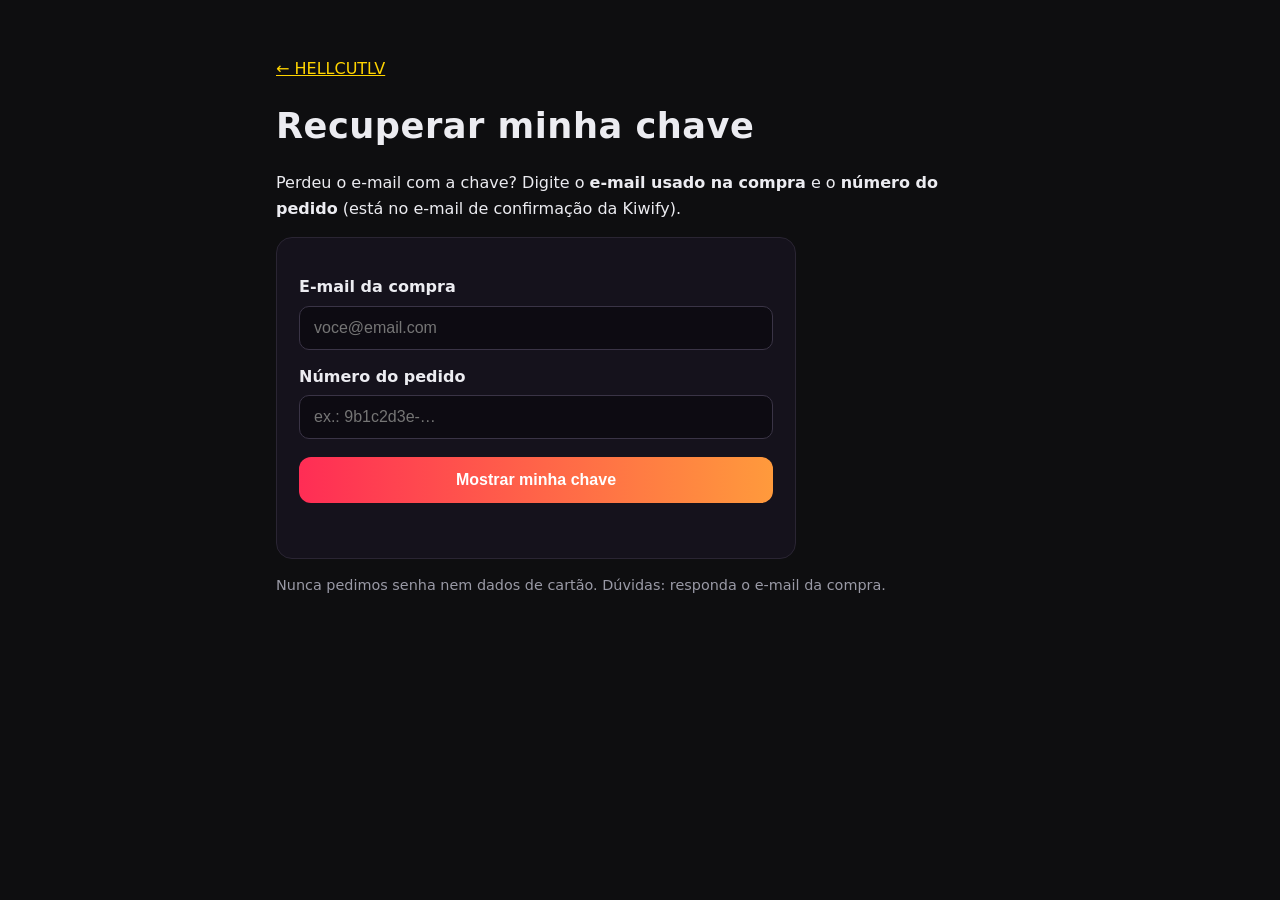
<file: chave.html>
<!doctype html>
<html lang="pt-BR">
<head>
<meta charset="utf-8">
<meta name="viewport" content="width=device-width, initial-scale=1">
<title>Recuperar minha chave — HELLCUTLV</title>
<meta name="robots" content="noindex">
<link rel="stylesheet" href="estilo.css">
<style>
  .card { background: #15121c; border: 1px solid #2a2533; border-radius: 16px; padding: 22px; max-width: 520px; }
  .card label { display: block; font-weight: 600; margin: 14px 0 6px; }
  .card input { width: 100%; box-sizing: border-box; padding: 12px 14px; border-radius: 10px; border: 1px solid #3a3446;
    background: #0d0b12; color: #f2f2f5; font-size: 16px; }
  .card button { margin-top: 18px; width: 100%; padding: 14px; border: 0; border-radius: 12px; font-weight: 700;
    font-size: 16px; color: #fff; cursor: pointer; background: linear-gradient(90deg, #ff2d55, #ff9a3c); }
  .card button:disabled { opacity: .6; cursor: wait; }
  #chave { display: none; margin-top: 18px; background: #1b1822; border: 1px solid #ff8a3d; border-radius: 12px;
    padding: 14px; font-family: Consolas, monospace; font-size: 13px; word-break: break-all; }
  #msg { margin-top: 14px; min-height: 1.2em; }
  .erro { color: #ff6b6b; } .ok { color: #7ee2a8; }
</style>
</head>
<body>
<main>
  <p><a href="index.html">← HELLCUTLV</a></p>
  <h1>Recuperar minha chave</h1>
  <p>Perdeu o e-mail com a chave? Digite o <strong>e-mail usado na compra</strong> e o <strong>número do pedido</strong>
    (está no e-mail de confirmação da Kiwify).</p>
  <form class="card" id="form">
    <label for="email">E-mail da compra</label>
    <input id="email" type="email" required autocomplete="email" placeholder="voce@email.com">
    <label for="pedido">Número do pedido</label>
    <input id="pedido" type="text" required minlength="6" placeholder="ex.: 9b1c2d3e-…">
    <button id="btn" type="submit">Mostrar minha chave</button>
    <div id="msg"></div>
    <div id="chave"></div>
  </form>
  <p class="small">Nunca pedimos senha nem dados de cartão. Dúvidas: responda o e-mail da compra.</p>
</main>
<script>
  // O pedido vai para o balcão do HELLCUTLV na nuvem (que guarda as chaves). Só devolve a chave com e-mail + pedido certos.
  const APIS = ["https://hellcutlv-balcao.julionunesdev.workers.dev/public/minha-chave"];
  async function ask(body) {
    let last;
    for (const url of APIS) {
      try {
        const r = await fetch(url, { method: "POST", headers: { "Content-Type": "application/json" }, body });
        if (r.status >= 500) { last = new Error("Failed to fetch"); continue; }   // servidor com problema: tenta o outro
        return r;
      } catch (e) { last = e; }
    }
    throw last;
  }
  const f = document.getElementById("form"), msg = document.getElementById("msg"),
        box = document.getElementById("chave"), btn = document.getElementById("btn");
  f.addEventListener("submit", async (e) => {
    e.preventDefault();
    btn.disabled = true; msg.textContent = "Procurando…"; msg.className = ""; box.style.display = "none";
    try {
      const r = await ask(JSON.stringify({ email: document.getElementById("email").value.trim(),
                                           pedido: document.getElementById("pedido").value.trim() }));
      const d = await r.json().catch(() => ({}));
      if (!r.ok) throw new Error(d.detail || "Não deu certo agora. Tente de novo em alguns minutos.");
      msg.textContent = "Oi, " + d.nome.split(" ")[0] + "! Esta é a sua chave (copie e cole no programa):";
      msg.className = "ok"; box.textContent = d.chave; box.style.display = "block";
    } catch (err) {
      msg.textContent = err.message === "Failed to fetch"
        ? "O servidor está em manutenção agora. Tente de novo em alguns minutos." : err.message;
      msg.className = "erro";
    } finally { btn.disabled = false; }
  });
</script>
</body>
</html>
</file>
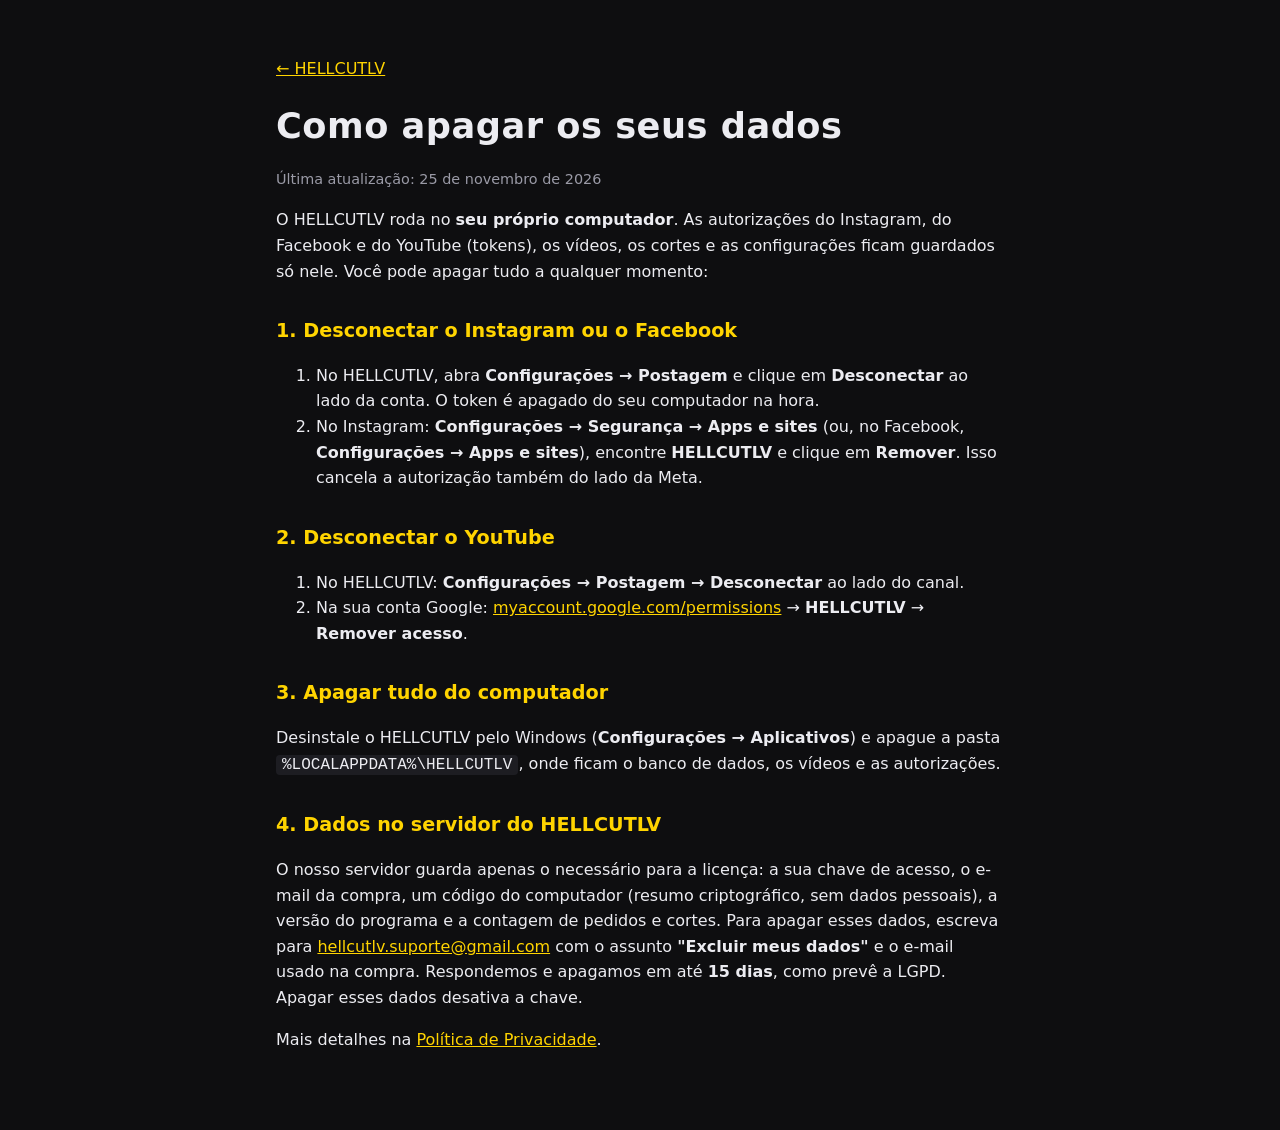
<file: exclusao.html>
<!doctype html>
<html lang="pt-BR">
<head>
<meta charset="utf-8">
<meta name="viewport" content="width=device-width, initial-scale=1">
<title>Exclusão de dados — HELLCUTLV</title>
<link rel="stylesheet" href="estilo.css">
</head>
<body>
<main>
  <p><a href="index.html">← HELLCUTLV</a></p>
  <h1>Como apagar os seus dados</h1>
  <p class="small">Última atualização: 25 de novembro de 2026</p>

  <p>O HELLCUTLV roda no <strong>seu próprio computador</strong>. As autorizações do Instagram, do Facebook e do YouTube
    (tokens), os vídeos, os cortes e as configurações ficam guardados só nele. Você pode apagar tudo a qualquer momento:</p>

  <h2>1. Desconectar o Instagram ou o Facebook</h2>
  <ol>
    <li>No HELLCUTLV, abra <strong>Configurações → Postagem</strong> e clique em <strong>Desconectar</strong> ao lado da
      conta. O token é apagado do seu computador na hora.</li>
    <li>No Instagram: <strong>Configurações → Segurança → Apps e sites</strong> (ou, no Facebook,
      <strong>Configurações → Apps e sites</strong>), encontre <strong>HELLCUTLV</strong> e clique em
      <strong>Remover</strong>. Isso cancela a autorização também do lado da Meta.</li>
  </ol>

  <h2>2. Desconectar o YouTube</h2>
  <ol>
    <li>No HELLCUTLV: <strong>Configurações → Postagem → Desconectar</strong> ao lado do canal.</li>
    <li>Na sua conta Google: <a href="https://myaccount.google.com/permissions">myaccount.google.com/permissions</a> →
      <strong>HELLCUTLV</strong> → <strong>Remover acesso</strong>.</li>
  </ol>

  <h2>3. Apagar tudo do computador</h2>
  <p>Desinstale o HELLCUTLV pelo Windows (<strong>Configurações → Aplicativos</strong>) e apague a pasta
    <code>%LOCALAPPDATA%\HELLCUTLV</code>, onde ficam o banco de dados, os vídeos e as autorizações.</p>

  <h2>4. Dados no servidor do HELLCUTLV</h2>
  <p>O nosso servidor guarda apenas o necessário para a licença: a sua chave de acesso, o e-mail da compra, um código do
    computador (resumo criptográfico, sem dados pessoais), a versão do programa e a contagem de pedidos e cortes. Para
    apagar esses dados, escreva para <a href="mailto:hellcutlv.suporte@gmail.com">hellcutlv.suporte@gmail.com</a> com o
    assunto <strong>"Excluir meus dados"</strong> e o e-mail usado na compra. Respondemos e apagamos em até
    <strong>15 dias</strong>, como prevê a LGPD. Apagar esses dados desativa a chave.</p>

  <p>Mais detalhes na <a href="privacidade.html">Política de Privacidade</a>.</p>
</main>
</body>
</html>
</file>
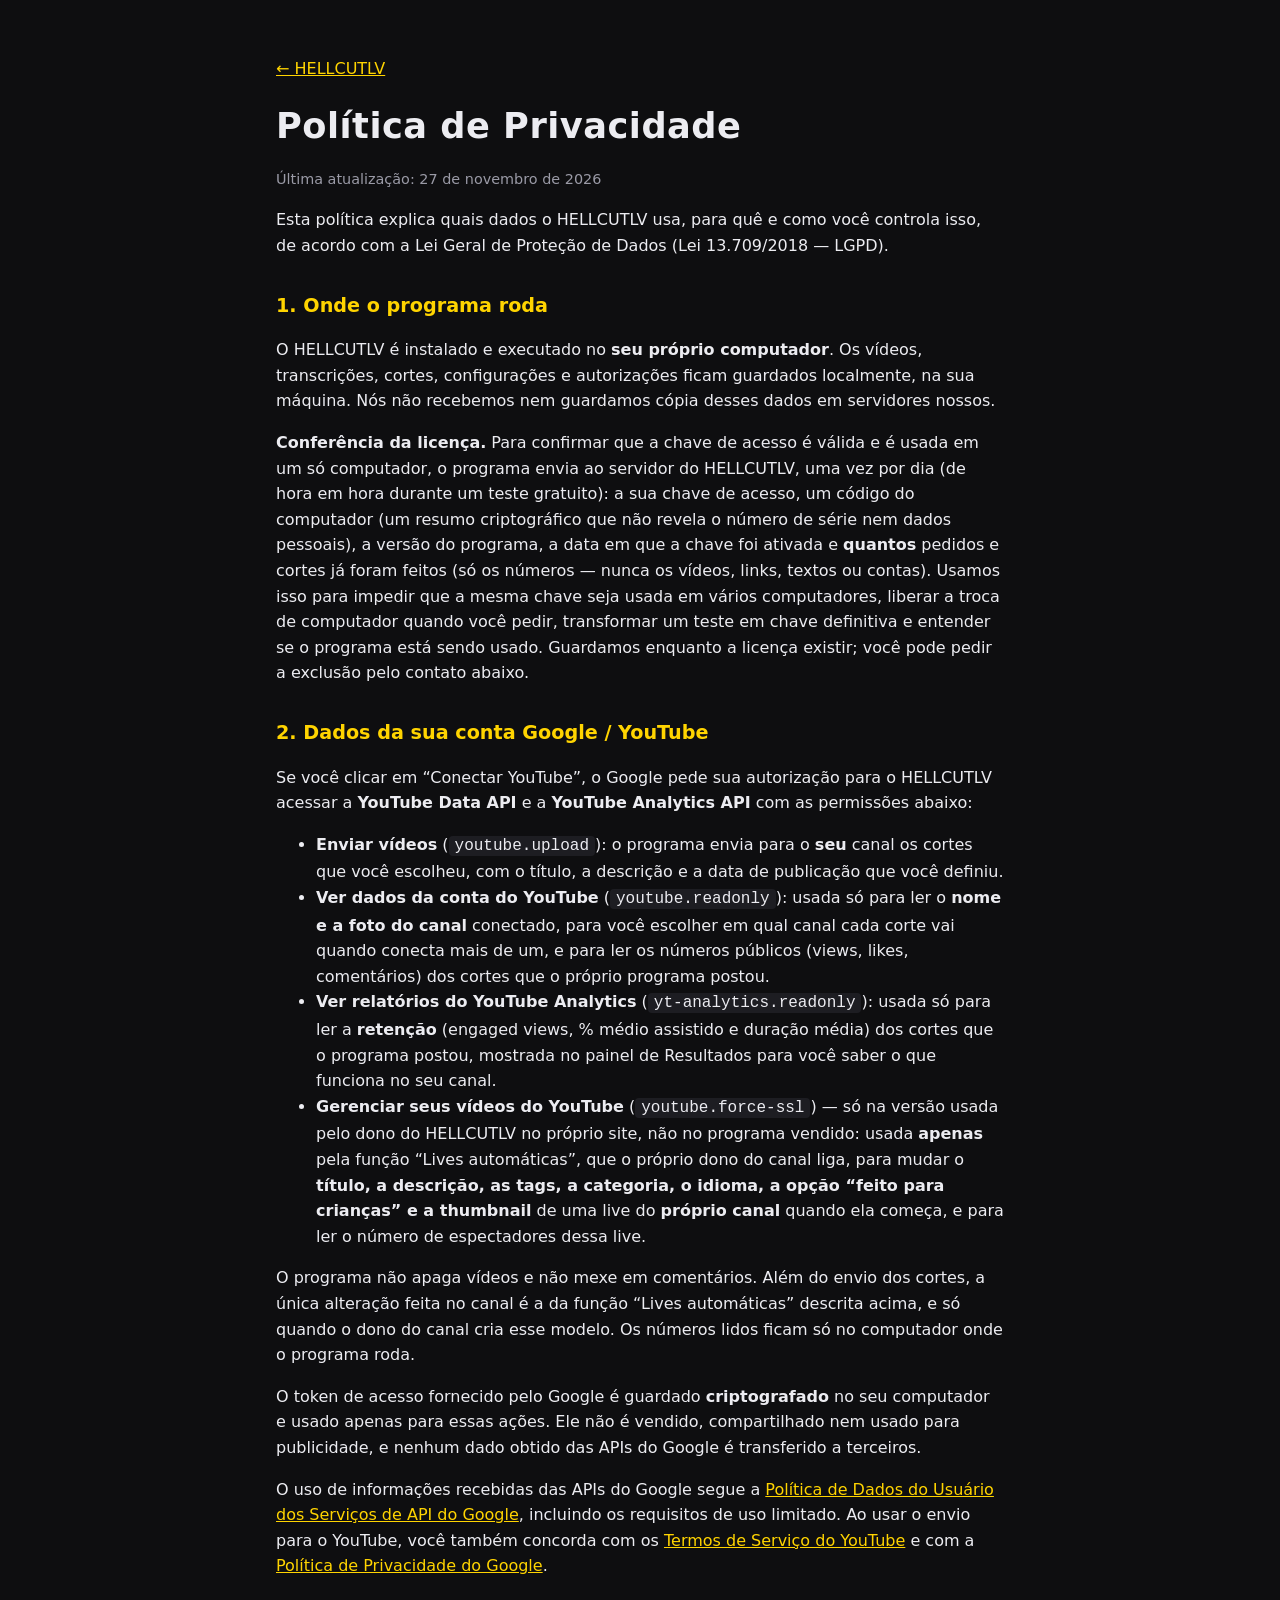
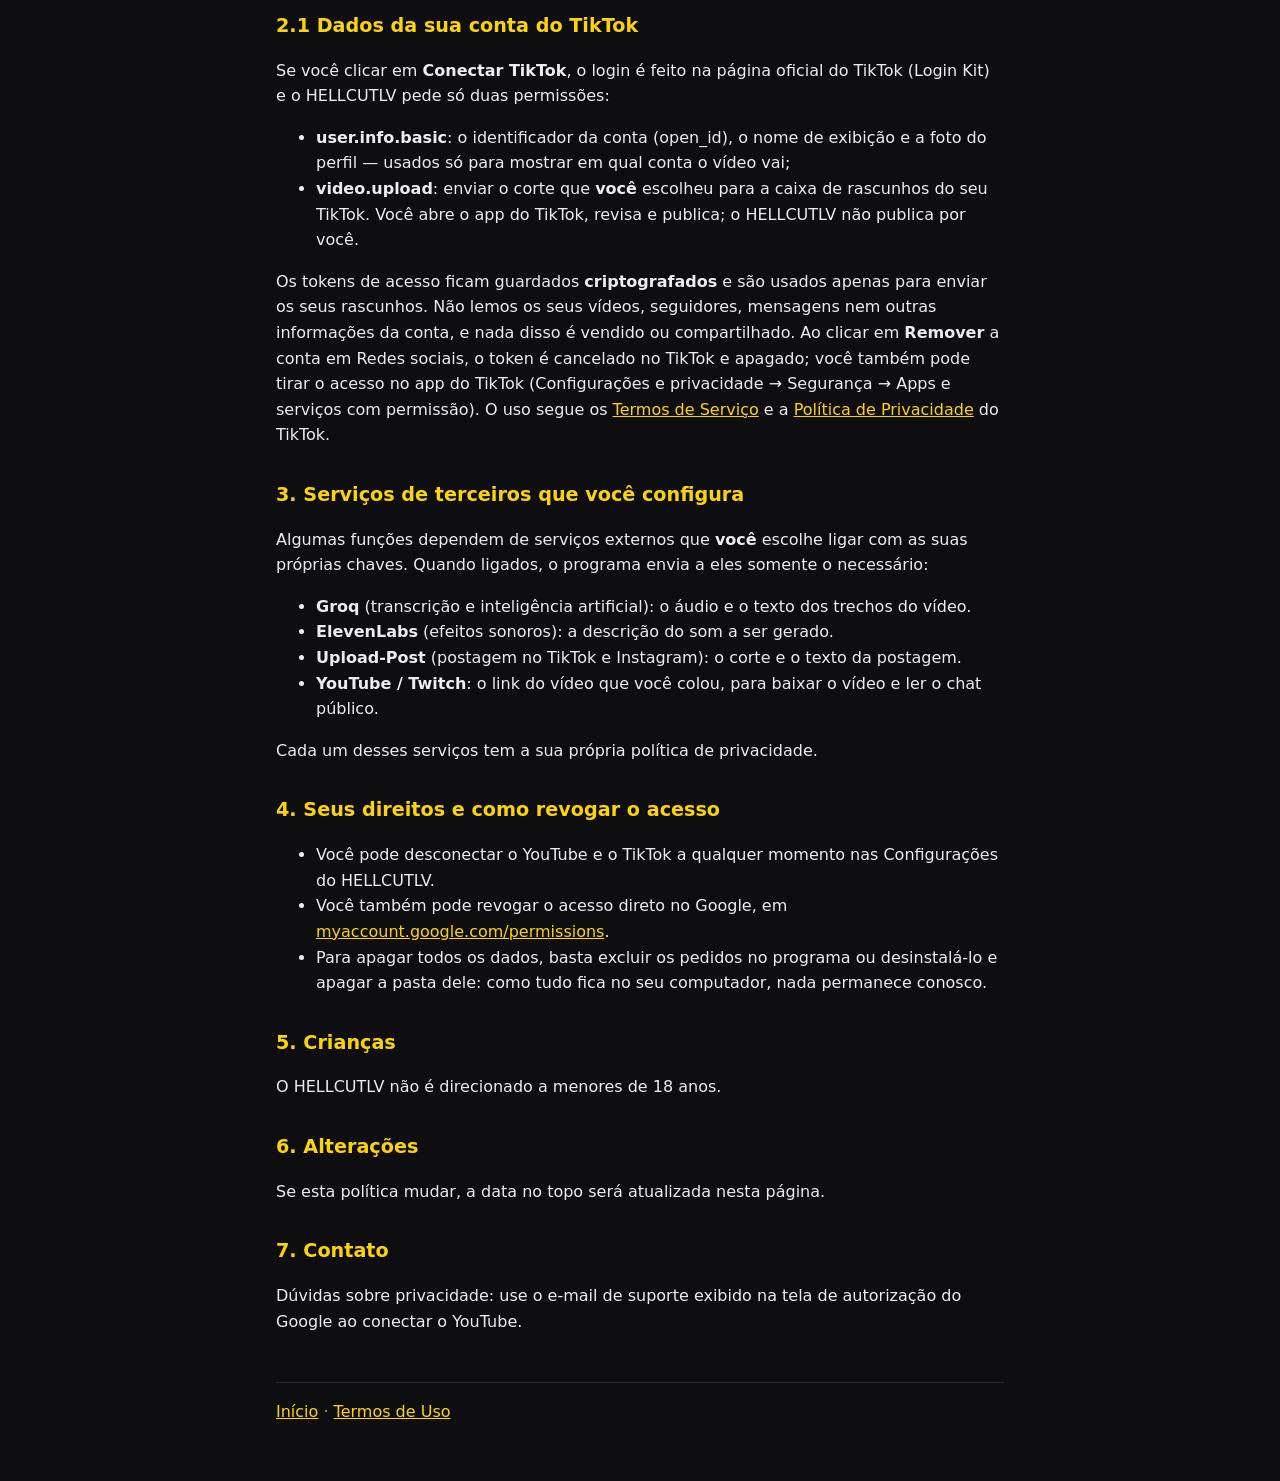
<file: privacidade.html>
<!doctype html>
<html lang="pt-BR">
<head>
<meta charset="utf-8">
<meta name="viewport" content="width=device-width, initial-scale=1">
<title>Política de Privacidade — HELLCUTLV</title>
<link rel="stylesheet" href="estilo.css">
</head>
<body>
<main>
  <p><a href="index.html">← HELLCUTLV</a></p>
  <h1>Política de Privacidade</h1>
  <p class="small">Última atualização: 27 de novembro de 2026</p>

  <p>Esta política explica quais dados o HELLCUTLV usa, para quê e como você controla isso, de acordo com a Lei Geral
    de Proteção de Dados (Lei 13.709/2018 — LGPD).</p>

  <h2>1. Onde o programa roda</h2>
  <p>O HELLCUTLV é instalado e executado no <strong>seu próprio computador</strong>. Os vídeos, transcrições, cortes,
    configurações e autorizações ficam guardados localmente, na sua máquina. Nós não recebemos nem guardamos cópia
    desses dados em servidores nossos.</p>
  <p><strong>Conferência da licença.</strong> Para confirmar que a chave de acesso é válida e é usada em um só
    computador, o programa envia ao servidor do HELLCUTLV, uma vez por dia (de hora em hora durante um teste
    gratuito): a sua chave de acesso, um código do computador (um resumo criptográfico que não revela o número de série
    nem dados pessoais), a versão do programa, a data em que a chave foi ativada e <strong>quantos</strong> pedidos e
    cortes já foram feitos (só os números — nunca os vídeos, links, textos ou contas). Usamos isso para impedir que a
    mesma chave seja usada em vários computadores, liberar a troca de computador quando você pedir, transformar um
    teste em chave definitiva e entender se o programa está sendo usado. Guardamos enquanto a licença existir; você pode
    pedir a exclusão pelo contato abaixo.</p>

  <h2>2. Dados da sua conta Google / YouTube</h2>
  <p>Se você clicar em “Conectar YouTube”, o Google pede sua autorização para o HELLCUTLV acessar a
    <strong>YouTube Data API</strong> e a <strong>YouTube Analytics API</strong> com as permissões abaixo:</p>
  <ul>
    <li><strong>Enviar vídeos</strong> (<code>youtube.upload</code>): o programa envia para o <strong>seu</strong>
      canal os cortes que você escolheu, com o título, a descrição e a data de publicação que você definiu.</li>
    <li><strong>Ver dados da conta do YouTube</strong> (<code>youtube.readonly</code>): usada só para ler o
      <strong>nome e a foto do canal</strong> conectado, para você escolher em qual canal cada corte vai quando conecta
      mais de um, e para ler os números públicos (views, likes, comentários) dos cortes que o próprio programa postou.</li>
    <li><strong>Ver relatórios do YouTube Analytics</strong> (<code>yt-analytics.readonly</code>): usada só para ler a
      <strong>retenção</strong> (engaged views, % médio assistido e duração média) dos cortes que o programa postou,
      mostrada no painel de Resultados para você saber o que funciona no seu canal.</li>
    <li><strong>Gerenciar seus vídeos do YouTube</strong> (<code>youtube.force-ssl</code>) — só na versão usada pelo
      dono do HELLCUTLV no próprio site, não no programa vendido: usada <strong>apenas</strong> pela função “Lives
      automáticas”, que o próprio dono do canal liga, para mudar o <strong>título, a descrição, as tags, a categoria, o
      idioma, a opção “feito para crianças” e a thumbnail</strong> de uma live do <strong>próprio canal</strong> quando ela
      começa, e para ler o número de espectadores dessa live.</li>
  </ul>
  <p>O programa não apaga vídeos e não mexe em comentários. Além do envio dos cortes, a única alteração feita no canal é
    a da função “Lives automáticas” descrita acima, e só quando o dono do canal cria esse modelo. Os números lidos ficam
    só no computador onde o programa roda.</p>
  <p>O token de acesso fornecido pelo Google é guardado <strong>criptografado</strong> no seu computador e usado
    apenas para essas ações. Ele não é vendido, compartilhado nem usado para publicidade, e nenhum dado obtido das
    APIs do Google é transferido a terceiros.</p>
  <p>O uso de informações recebidas das APIs do Google segue a
    <a href="https://developers.google.com/terms/api-services-user-data-policy">Política de Dados do Usuário dos
    Serviços de API do Google</a>, incluindo os requisitos de uso limitado. Ao usar o envio para o YouTube, você
    também concorda com os <a href="https://www.youtube.com/t/terms">Termos de Serviço do YouTube</a> e com a
    <a href="https://policies.google.com/privacy">Política de Privacidade do Google</a>.</p>

  <h2>2.1 Dados da sua conta do TikTok</h2>
  <p>Se você clicar em <strong>Conectar TikTok</strong>, o login é feito na página oficial do TikTok (Login Kit) e o
    HELLCUTLV pede só duas permissões:</p>
  <ul>
    <li><strong>user.info.basic</strong>: o identificador da conta (open_id), o nome de exibição e a foto do perfil — usados
      só para mostrar em qual conta o vídeo vai;</li>
    <li><strong>video.upload</strong>: enviar o corte que <strong>você</strong> escolheu para a caixa de rascunhos do seu
      TikTok. Você abre o app do TikTok, revisa e publica; o HELLCUTLV não publica por você.</li>
  </ul>
  <p>Os tokens de acesso ficam guardados <strong>criptografados</strong> e são usados apenas para enviar os seus
    rascunhos. Não lemos os seus vídeos, seguidores, mensagens nem outras informações da conta, e nada disso é vendido
    ou compartilhado. Ao clicar em <strong>Remover</strong> a conta em Redes sociais, o token é cancelado no TikTok e
    apagado; você também pode tirar o acesso no app do TikTok (Configurações e privacidade → Segurança → Apps e
    serviços com permissão). O uso segue os <a href="https://www.tiktok.com/legal/terms-of-service">Termos de Serviço</a>
    e a <a href="https://www.tiktok.com/legal/privacy-policy">Política de Privacidade</a> do TikTok.</p>

  <h2>3. Serviços de terceiros que você configura</h2>
  <p>Algumas funções dependem de serviços externos que <strong>você</strong> escolhe ligar com as suas próprias
    chaves. Quando ligados, o programa envia a eles somente o necessário:</p>
  <ul>
    <li><strong>Groq</strong> (transcrição e inteligência artificial): o áudio e o texto dos trechos do vídeo.</li>
    <li><strong>ElevenLabs</strong> (efeitos sonoros): a descrição do som a ser gerado.</li>
    <li><strong>Upload-Post</strong> (postagem no TikTok e Instagram): o corte e o texto da postagem.</li>
    <li><strong>YouTube / Twitch</strong>: o link do vídeo que você colou, para baixar o vídeo e ler o chat público.</li>
  </ul>
  <p>Cada um desses serviços tem a sua própria política de privacidade.</p>

  <h2>4. Seus direitos e como revogar o acesso</h2>
  <ul>
    <li>Você pode desconectar o YouTube e o TikTok a qualquer momento nas Configurações do HELLCUTLV.</li>
    <li>Você também pode revogar o acesso direto no Google, em
      <a href="https://myaccount.google.com/permissions">myaccount.google.com/permissions</a>.</li>
    <li>Para apagar todos os dados, basta excluir os pedidos no programa ou desinstalá-lo e apagar a pasta dele:
      como tudo fica no seu computador, nada permanece conosco.</li>
  </ul>

  <h2>5. Crianças</h2>
  <p>O HELLCUTLV não é direcionado a menores de 18 anos.</p>

  <h2>6. Alterações</h2>
  <p>Se esta política mudar, a data no topo será atualizada nesta página.</p>

  <h2>7. Contato</h2>
  <p>Dúvidas sobre privacidade: use o e-mail de suporte exibido na tela de autorização do Google ao conectar o
    YouTube.</p>

  <footer><a href="index.html">Início</a> · <a href="termos.html">Termos de Uso</a></footer>
</main>
</body>
</html>
</file>
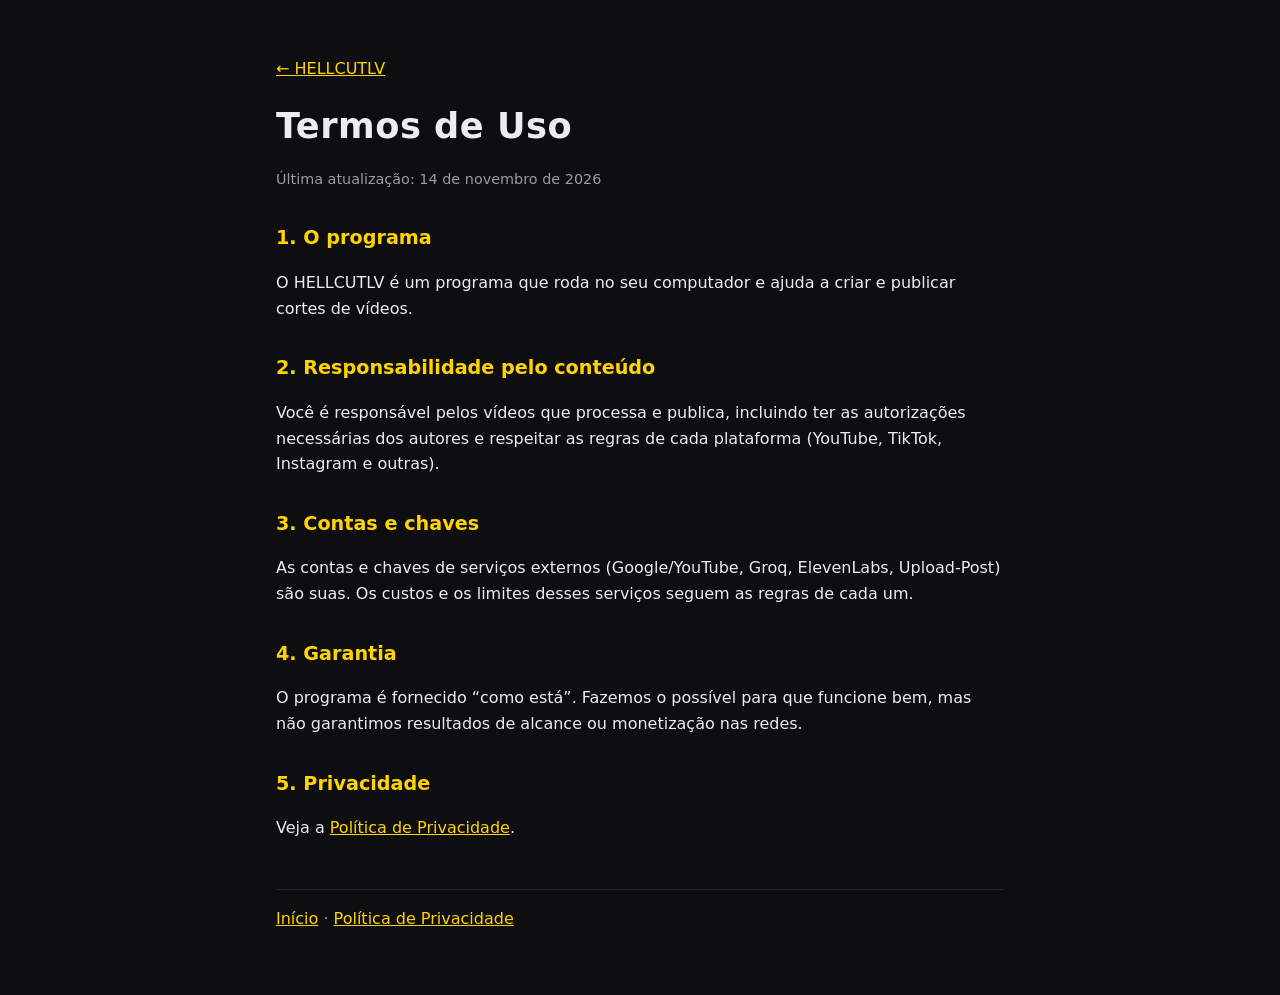
<file: termos.html>
<!doctype html>
<html lang="pt-BR">
<head>
<meta charset="utf-8">
<meta name="viewport" content="width=device-width, initial-scale=1">
<title>Termos de Uso — HELLCUTLV</title>
<link rel="stylesheet" href="estilo.css">
</head>
<body>
<main>
  <p><a href="index.html">← HELLCUTLV</a></p>
  <h1>Termos de Uso</h1>
  <p class="small">Última atualização: 14 de novembro de 2026</p>

  <h2>1. O programa</h2>
  <p>O HELLCUTLV é um programa que roda no seu computador e ajuda a criar e publicar cortes de vídeos.</p>

  <h2>2. Responsabilidade pelo conteúdo</h2>
  <p>Você é responsável pelos vídeos que processa e publica, incluindo ter as autorizações necessárias dos autores e
    respeitar as regras de cada plataforma (YouTube, TikTok, Instagram e outras).</p>

  <h2>3. Contas e chaves</h2>
  <p>As contas e chaves de serviços externos (Google/YouTube, Groq, ElevenLabs, Upload-Post) são suas. Os custos e os
    limites desses serviços seguem as regras de cada um.</p>

  <h2>4. Garantia</h2>
  <p>O programa é fornecido “como está”. Fazemos o possível para que funcione bem, mas não garantimos resultados de
    alcance ou monetização nas redes.</p>

  <h2>5. Privacidade</h2>
  <p>Veja a <a href="privacidade.html">Política de Privacidade</a>.</p>

  <footer><a href="index.html">Início</a> · <a href="privacidade.html">Política de Privacidade</a></footer>
</main>
</body>
</html>
</file>
<file: estilo.css>
:root { --bg: #0e0e10; --fg: #ececf1; --muted: #9a9aa6; --accent: #ffd400; }
* { box-sizing: border-box; }
body { margin: 0; background: var(--bg); color: var(--fg); font: 16px/1.6 system-ui, -apple-system, "Segoe UI", sans-serif; }
main { max-width: 760px; margin: 0 auto; padding: 40px 16px 64px; }
h1 { font-size: 2.2rem; margin: 0 0 8px; letter-spacing: .5px; }
h2 { font-size: 1.2rem; margin-top: 32px; color: var(--accent); }
.lead { font-size: 1.15rem; color: var(--fg); }
.small { color: var(--muted); font-size: .9rem; }
a { color: var(--accent); }
code { background: #1d1d22; padding: 1px 6px; border-radius: 4px; }
footer { margin-top: 48px; padding-top: 16px; border-top: 1px solid #26262c; color: var(--muted); }
</file>
